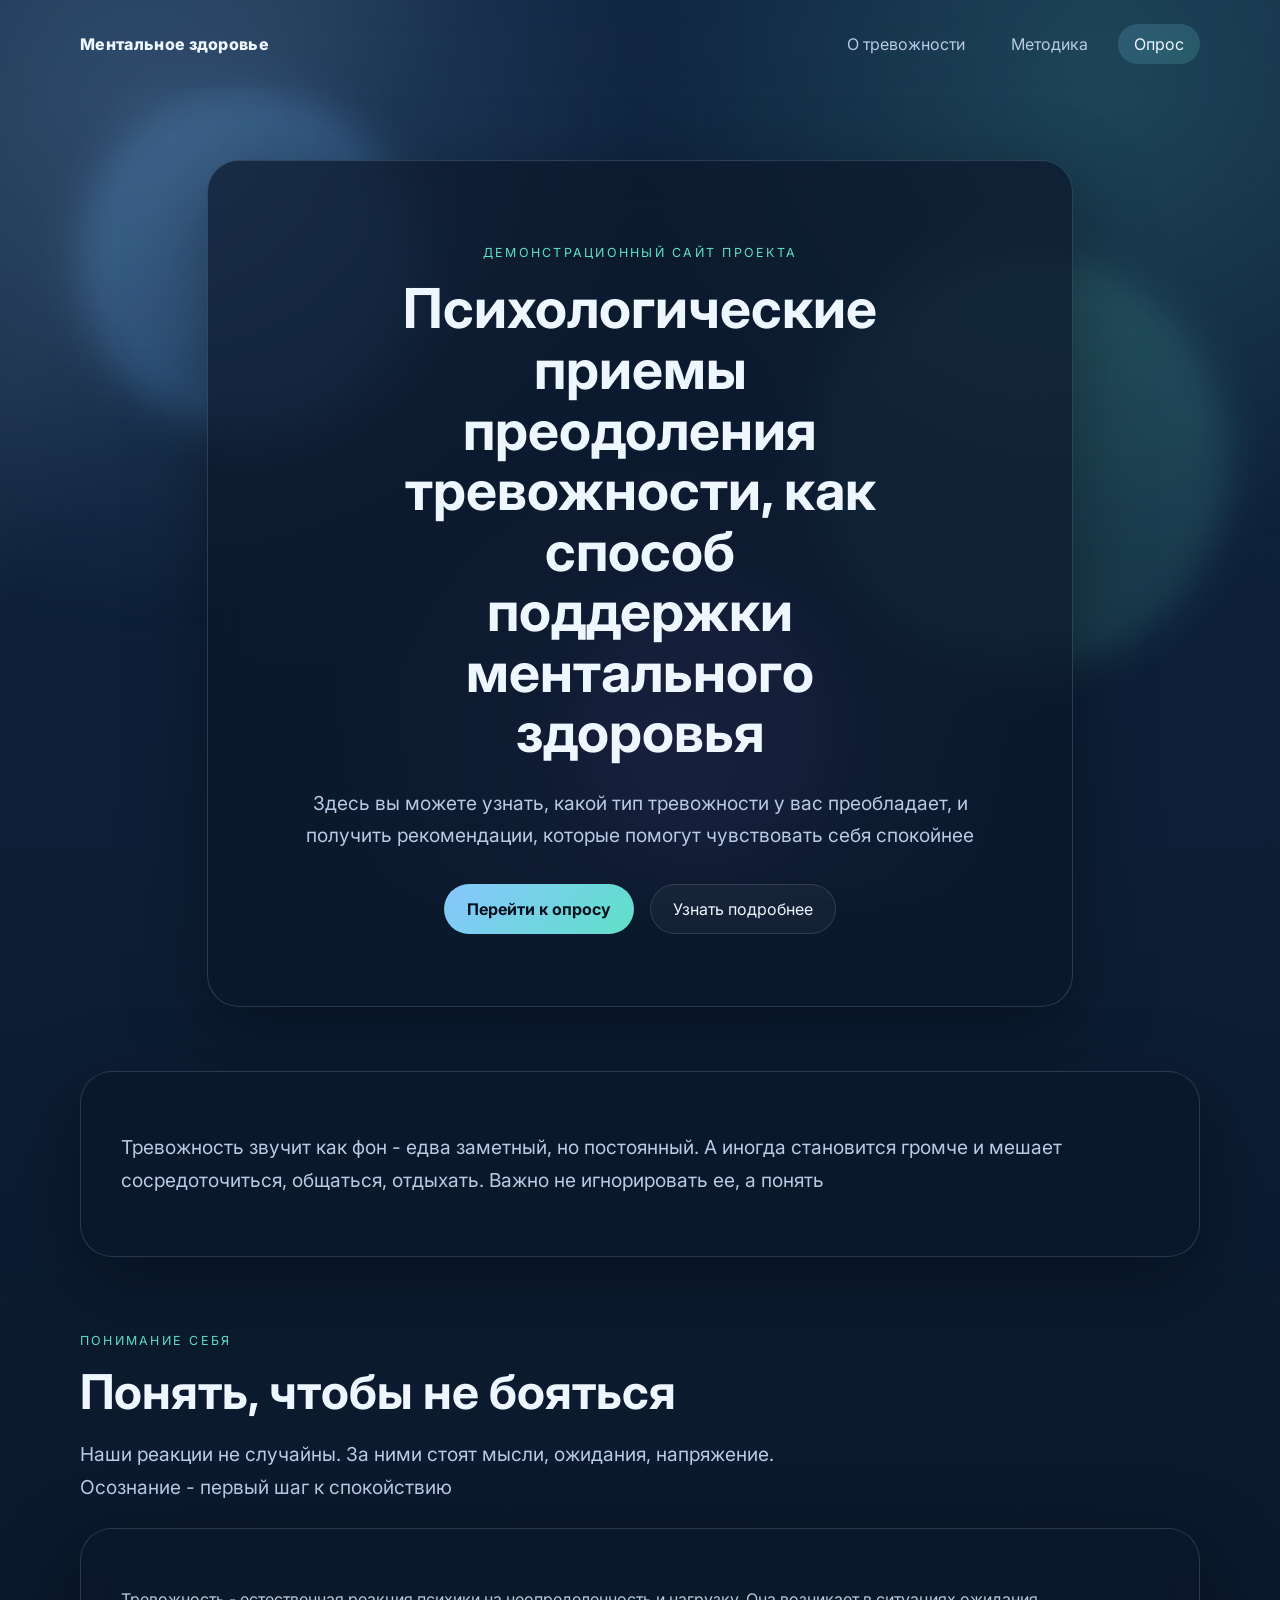
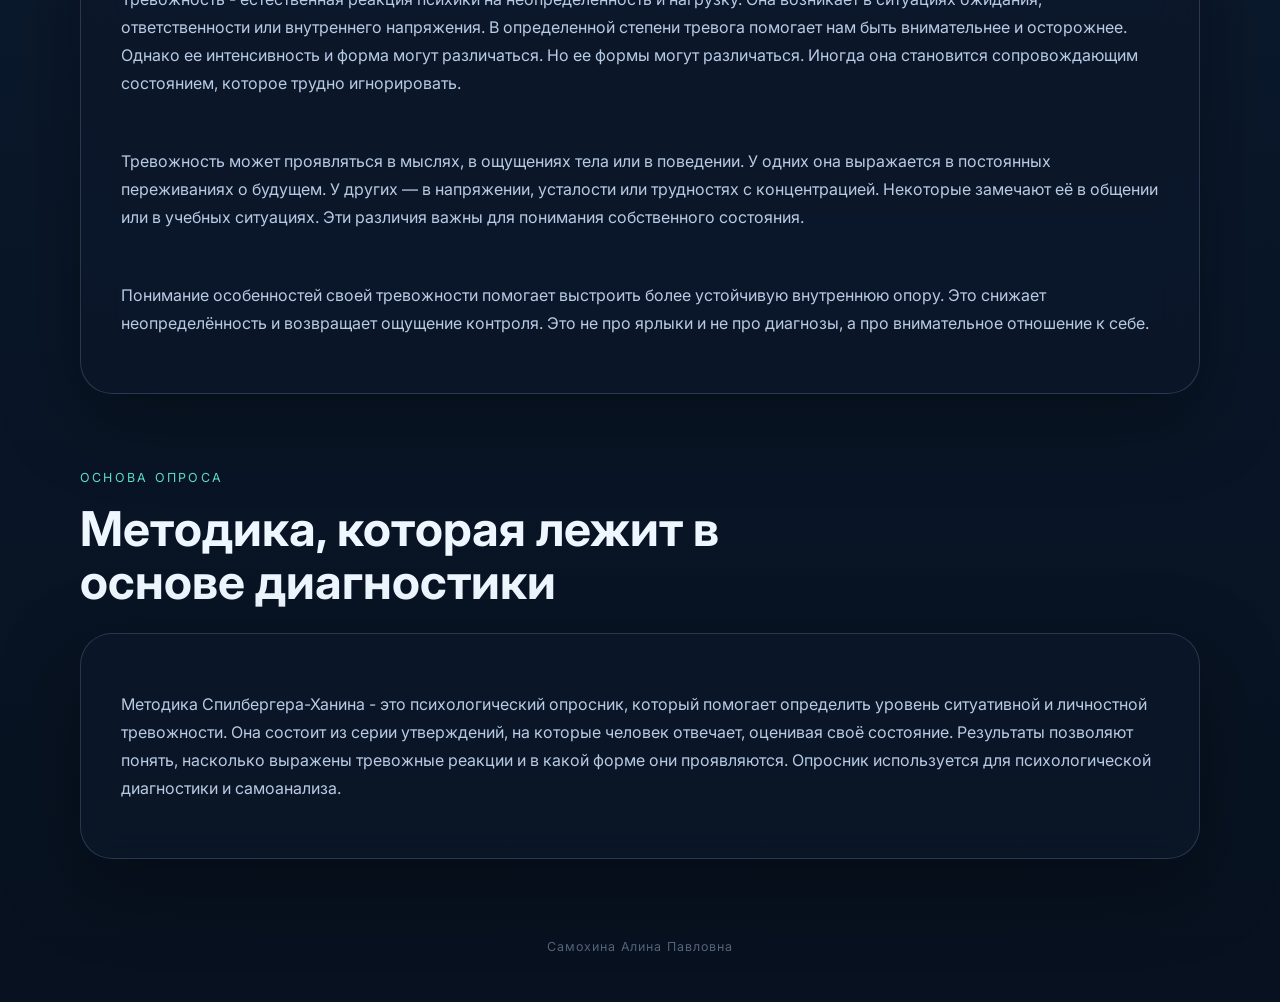
<file: index.html>
<!DOCTYPE html>
<html lang="ru">
  <head>
    <meta charset="UTF-8" />
    <meta name="viewport" content="width=device-width, initial-scale=1.0" />
    <title>Психологические приемы преодоления тревожности</title>
    <meta
      name="description"
      content="Сайт о психологических приемах преодоления тревожности и поддержке ментального здоровья."
    />
    <link rel="preconnect" href="https://fonts.googleapis.com" />
    <link rel="preconnect" href="https://fonts.gstatic.com" crossorigin />
    <link
      href="https://fonts.googleapis.com/css2?family=Inter:wght@400;500;600;700;800&display=swap"
      rel="stylesheet"
    />
    <link rel="stylesheet" href="styles.css" />
  </head>
  <body>
    <div class="background" aria-hidden="true">
      <span class="orb orb-1"></span>
      <span class="orb orb-2"></span>
      <span class="orb orb-3"></span>
      <span class="grid"></span>
    </div>

    <header class="site-header container">
      <a class="brand" href="index.html">Ментальное здоровье</a>
      <nav class="nav">
        <a href="#about">О тревожности</a>
        <a href="#method">Методика</a>
        <a class="nav-button" href="survey.html">Опрос</a>
      </nav>
    </header>

    <main>
      <section class="hero container reveal">
        <div class="hero-card glass-panel">
          <p class="eyebrow">Демонстрационный сайт проекта</p>
          <h1>
            Психологические приемы преодоления тревожности, как способ поддержки
            ментального здоровья
          </h1>
          <p class="hero-subtitle">
            Здесь вы можете узнать, какой тип тревожности у вас преобладает, и
            получить рекомендации, которые помогут чувствовать себя спокойнее
          </p>
          <div class="hero-actions">
            <a class="button primary" href="survey.html">Перейти к опросу</a>
            <a class="button secondary" href="#about">Узнать подробнее</a>
          </div>
        </div>
      </section>

      <section class="story container reveal">
        <div class="story-card glass-panel">
          <p class="lead-text">
            Тревожность звучит как фон - едва заметный, но постоянный. А иногда
            становится громче и мешает сосредоточиться, общаться, отдыхать. Важно
            не игнорировать ее, а понять
          </p>
        </div>
      </section>

      <section id="about" class="content-section container reveal">
        <div class="section-heading">
          <p class="eyebrow">Понимание себя</p>
          <h2>Понять, чтобы не бояться</h2>
          <p class="section-subtitle">
            Наши реакции не случайны. За ними стоят мысли, ожидания, напряжение.
            Осознание - первый шаг к спокойствию
          </p>
        </div>
        <div class="glass-panel text-block">
          <p>
            Тревожность - естественная реакция психики на неопределенность и
            нагрузку. Она возникает в ситуациях ожидания, ответственности или
            внутреннего напряжения. В определенной степени тревога помогает нам
            быть внимательнее и осторожнее. Однако ее интенсивность и форма могут
            различаться. Но ее формы могут различаться. Иногда она становится
            сопровождающим состоянием, которое трудно игнорировать.
          </p>
          <p>
            Тревожность может проявляться в мыслях, в ощущениях тела или в
            поведении. У одних она выражается в постоянных переживаниях о будущем.
            У других — в напряжении, усталости или трудностях с концентрацией.
            Некоторые замечают её в общении или в учебных ситуациях. Эти различия
            важны для понимания собственного состояния.
          </p>
          <p>
            Понимание особенностей своей тревожности помогает выстроить более
            устойчивую внутреннюю опору. Это снижает неопределённость и возвращает
            ощущение контроля. Это не про ярлыки и не про диагнозы, а про
            внимательное отношение к себе.
          </p>
        </div>
      </section>

      <section id="method" class="content-section container reveal">
        <div class="section-heading">
          <p class="eyebrow">Основа опроса</p>
          <h2>Методика, которая лежит в основе диагностики</h2>
        </div>
        <div class="glass-panel text-block">
          <p>
            Методика Спилбергера-Ханина - это психологический опросник, который
            помогает определить уровень ситуативной и личностной тревожности. Она
            состоит из серии утверждений, на которые человек отвечает, оценивая
            своё состояние. Результаты позволяют понять, насколько выражены
            тревожные реакции и в какой форме они проявляются. Опросник
            используется для психологической диагностики и самоанализа.
          </p>
        </div>
      </section>
    </main>


    <footer class="site-footer container">
      <p class="easter-egg">Самохина Алина Павловна</p>
    </footer>

    <script src="script.js"></script>
  </body>
</html>
</file>
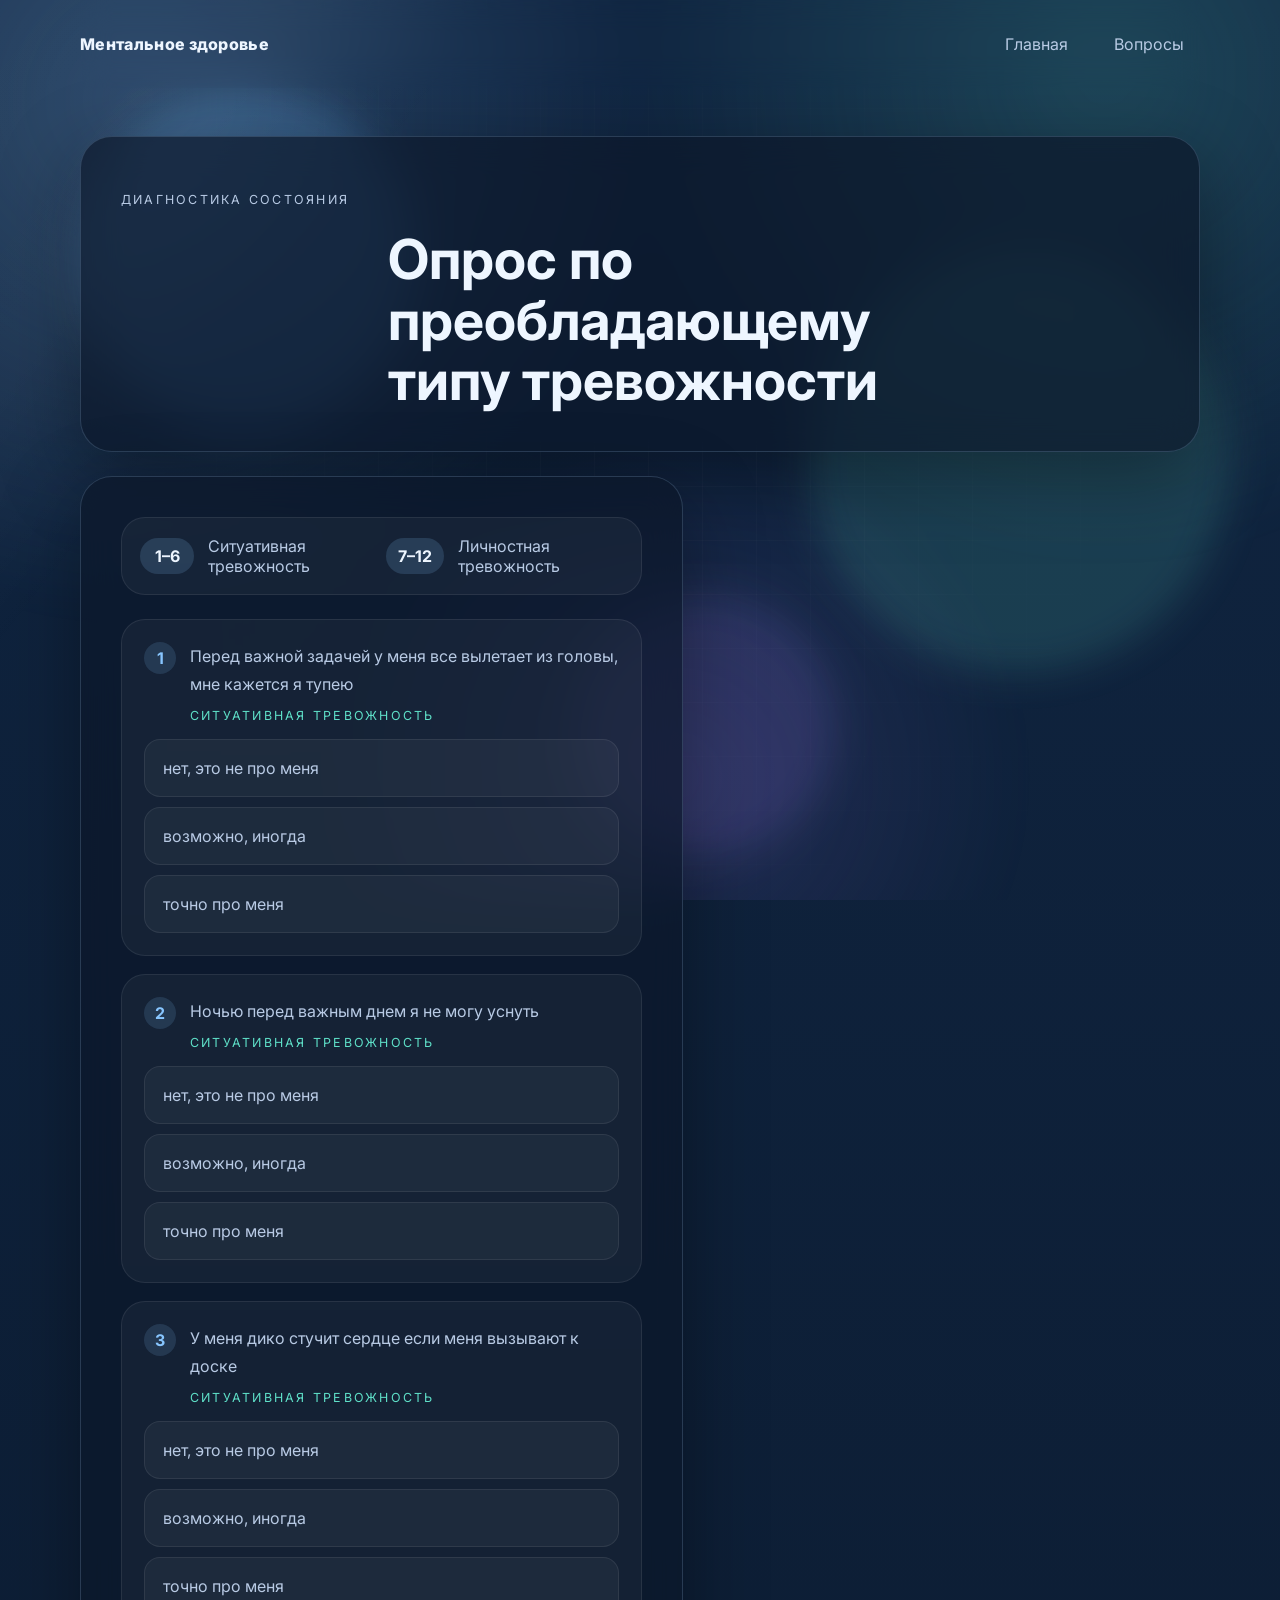
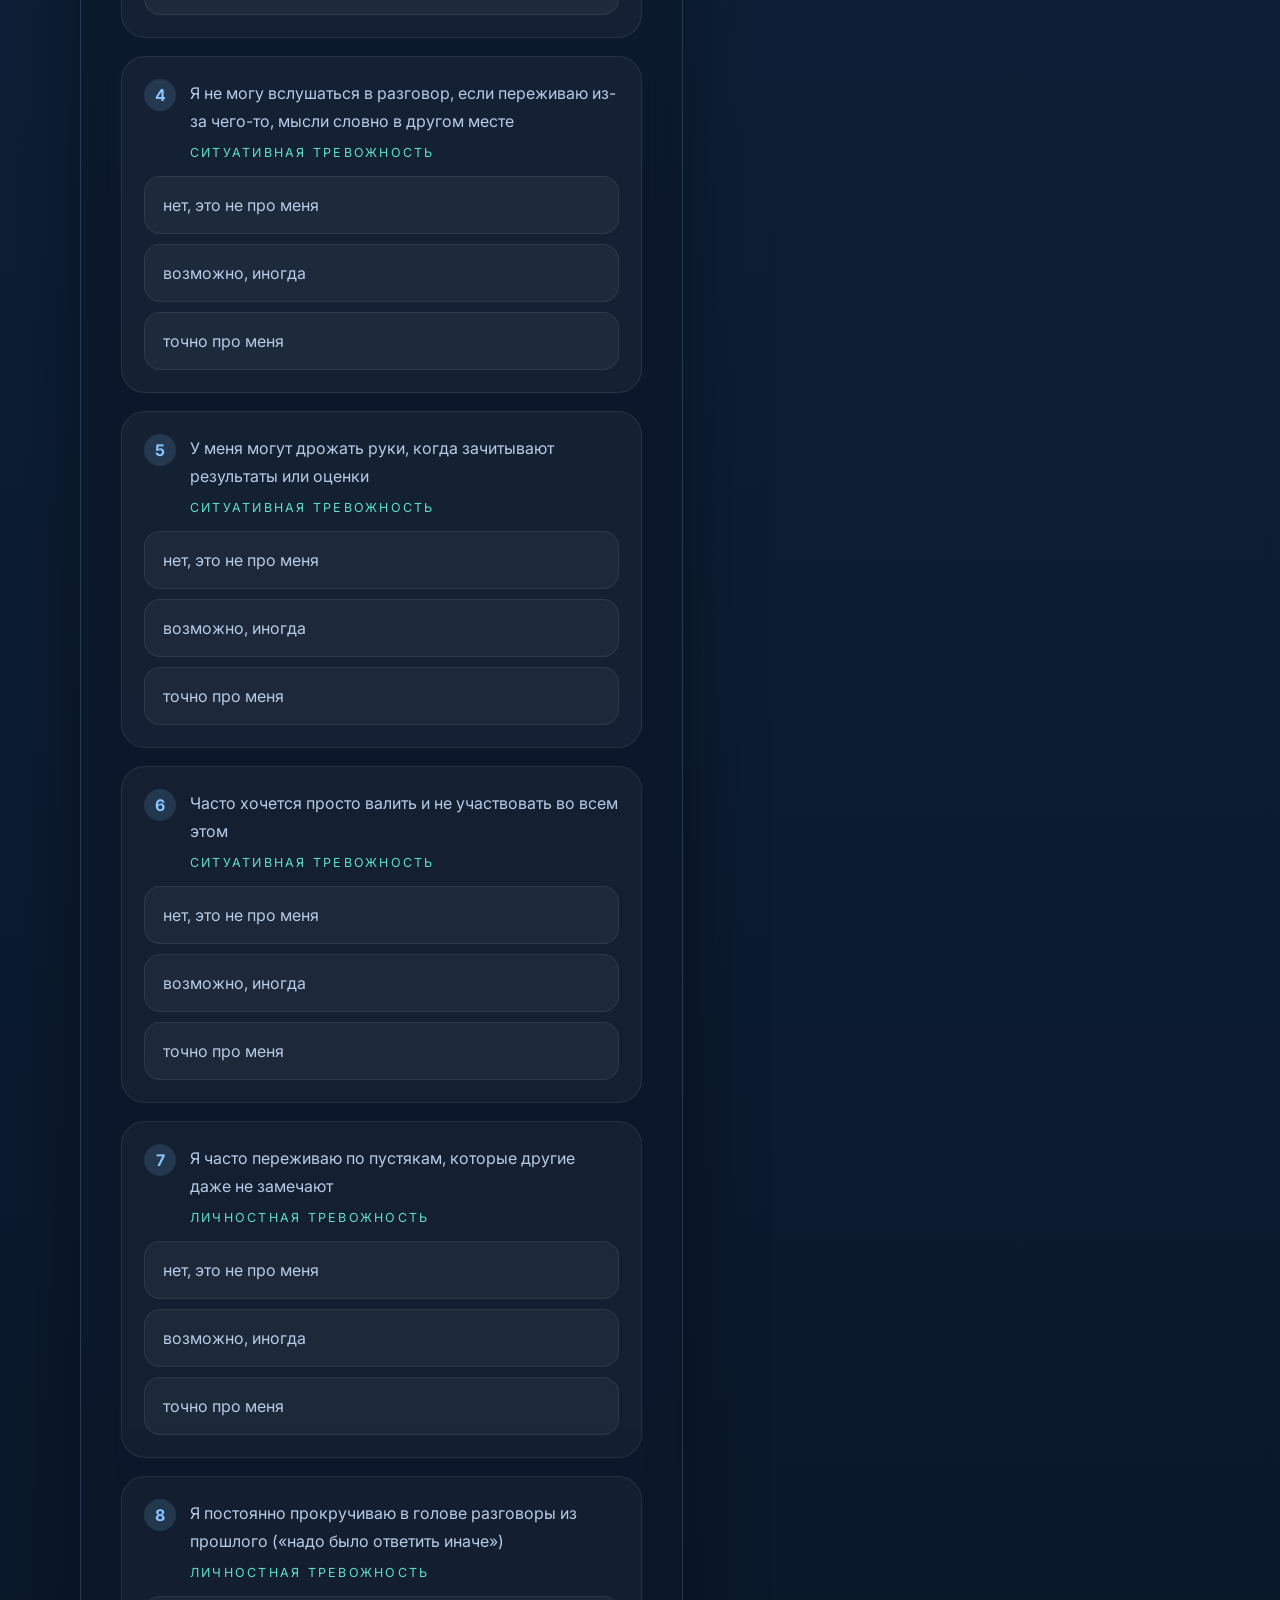
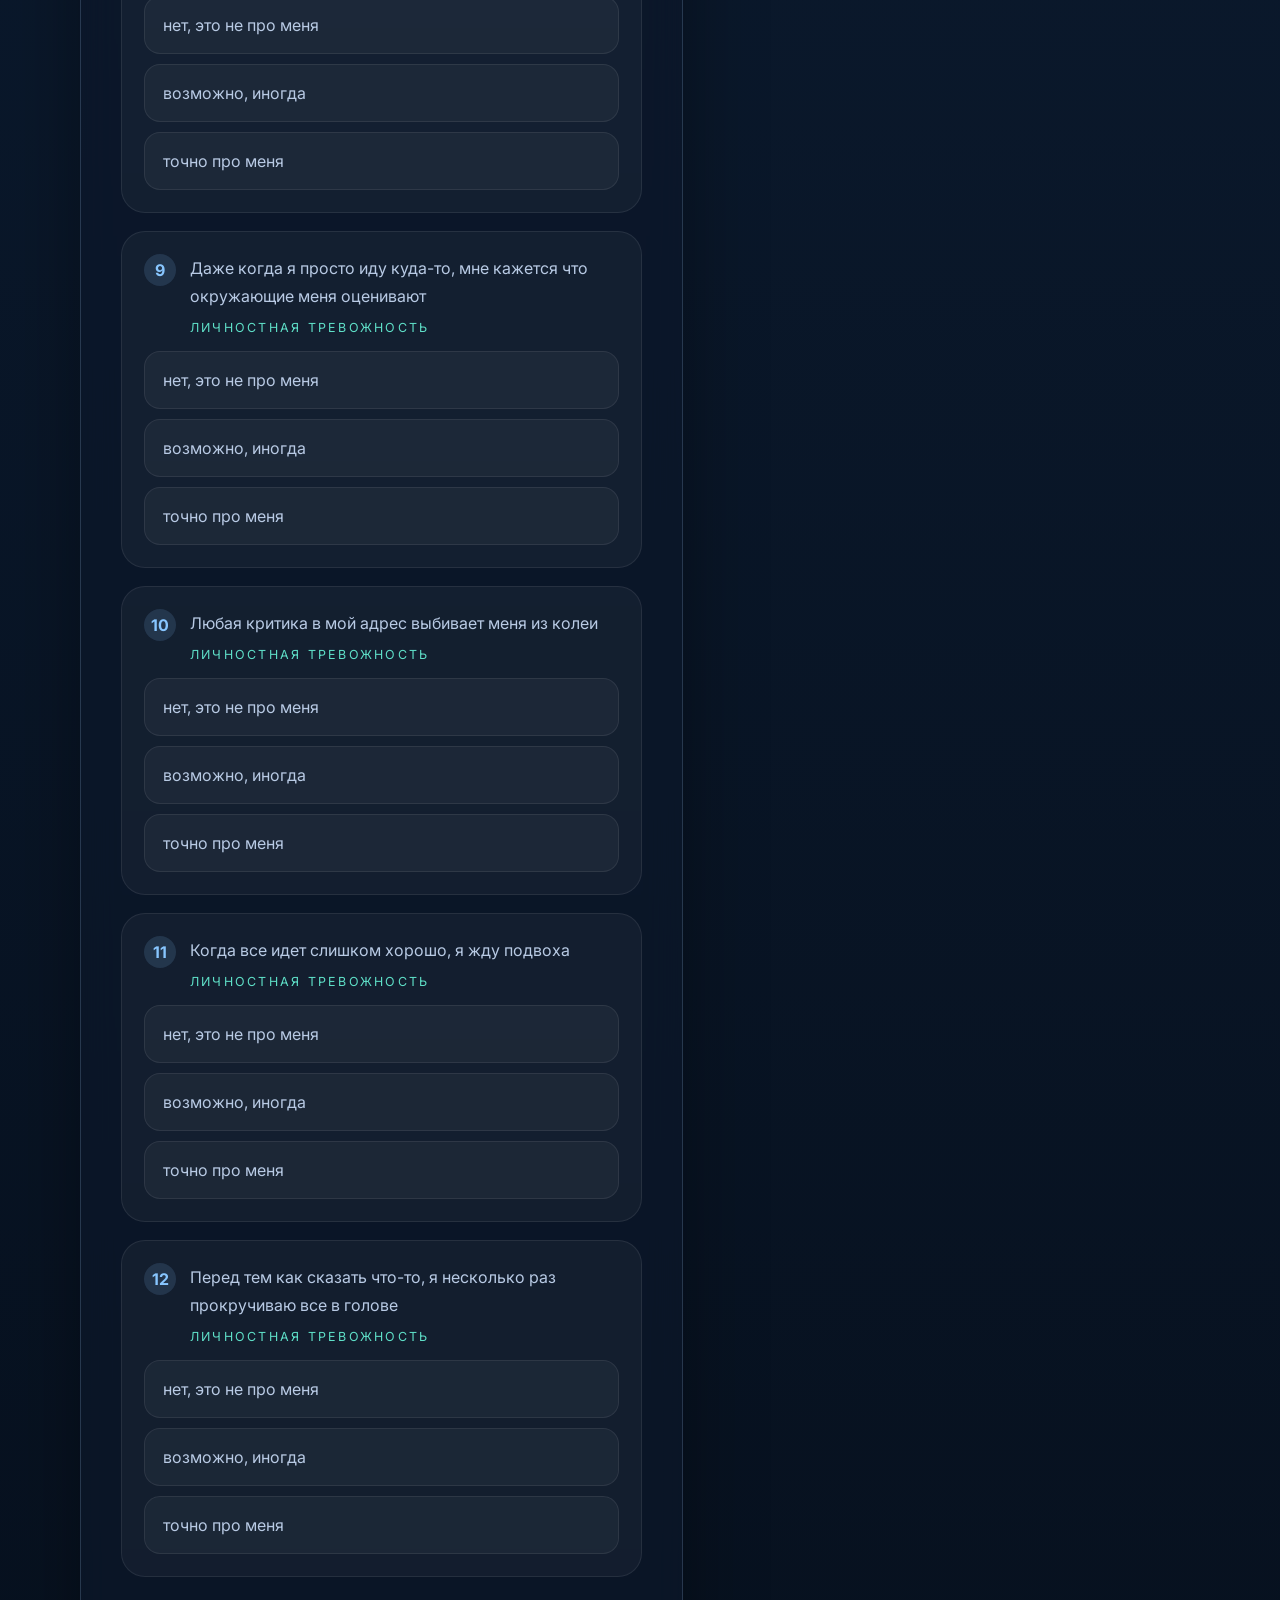
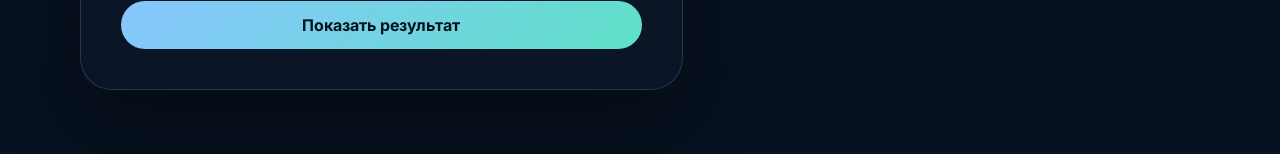
<file: survey.html>
<!DOCTYPE html>
<html lang="ru">
  <head>
    <meta charset="UTF-8" />
    <meta name="viewport" content="width=device-width, initial-scale=1.0" />
    <title>Опрос по тревожности</title>
    <meta
      name="description"
      content="Опрос для определения преобладающего типа тревожности."
    />
    <link rel="preconnect" href="https://fonts.googleapis.com" />
    <link rel="preconnect" href="https://fonts.gstatic.com" crossorigin />
    <link
      href="https://fonts.googleapis.com/css2?family=Inter:wght@400;500;600;700;800&display=swap"
      rel="stylesheet"
    />
    <link rel="stylesheet" href="styles.css" />
  </head>
  <body>
    <div class="background" aria-hidden="true">
      <span class="orb orb-1"></span>
      <span class="orb orb-2"></span>
      <span class="orb orb-3"></span>
      <span class="grid"></span>
    </div>

    <header class="site-header container">
      <a class="brand" href="index.html">Ментальное здоровье</a>
      <nav class="nav">
        <a href="index.html">Главная</a>
        <a href="#survey-form">Вопросы</a>
      </nav>
    </header>

    <main class="container survey-layout">
      <section class="survey-intro glass-panel reveal visible">
        <p class="eyebrow">Диагностика состояния</p>
        <h1>Опрос по преобладающему типу тревожности</h1>
      </section>

      <section class="survey-content reveal visible">
        <form id="survey-form" class="glass-panel survey-form">
          <div class="survey-hint">
            <div class="hint-badge">1–6</div>
            <p>Ситуативная тревожность</p>
            <div class="hint-badge">7–12</div>
            <p>Личностная тревожность</p>
          </div>

          <div id="questions" class="question-list">
            <article class="question-card">
              <div class="question-card-header">
                <span class="question-number">1</span>
                <div>
                  <div class="question-text">Перед важной задачей у меня все вылетает из головы, мне кажется я тупею</div>
                  <div class="question-meta eyebrow">Ситуативная тревожность</div>
                </div>
              </div>
              <div class="answer-group">
                <label class="answer-option"><input type="radio" name="q0" value="0" required /><span class="answer-label">нет, это не про меня</span></label>
                <label class="answer-option"><input type="radio" name="q0" value="1" required /><span class="answer-label">возможно, иногда</span></label>
                <label class="answer-option"><input type="radio" name="q0" value="2" required /><span class="answer-label">точно про меня</span></label>
              </div>
            </article>
            <article class="question-card">
              <div class="question-card-header">
                <span class="question-number">2</span>
                <div>
                  <div class="question-text">Ночью перед важным днем я не могу уснуть</div>
                  <div class="question-meta eyebrow">Ситуативная тревожность</div>
                </div>
              </div>
              <div class="answer-group">
                <label class="answer-option"><input type="radio" name="q1" value="0" required /><span class="answer-label">нет, это не про меня</span></label>
                <label class="answer-option"><input type="radio" name="q1" value="1" required /><span class="answer-label">возможно, иногда</span></label>
                <label class="answer-option"><input type="radio" name="q1" value="2" required /><span class="answer-label">точно про меня</span></label>
              </div>
            </article>
            <article class="question-card">
              <div class="question-card-header">
                <span class="question-number">3</span>
                <div>
                  <div class="question-text">У меня дико стучит сердце если меня вызывают к доске</div>
                  <div class="question-meta eyebrow">Ситуативная тревожность</div>
                </div>
              </div>
              <div class="answer-group">
                <label class="answer-option"><input type="radio" name="q2" value="0" required /><span class="answer-label">нет, это не про меня</span></label>
                <label class="answer-option"><input type="radio" name="q2" value="1" required /><span class="answer-label">возможно, иногда</span></label>
                <label class="answer-option"><input type="radio" name="q2" value="2" required /><span class="answer-label">точно про меня</span></label>
              </div>
            </article>
            <article class="question-card">
              <div class="question-card-header">
                <span class="question-number">4</span>
                <div>
                  <div class="question-text">Я не могу вслушаться в разговор, если переживаю из-за чего-то, мысли словно в другом месте</div>
                  <div class="question-meta eyebrow">Ситуативная тревожность</div>
                </div>
              </div>
              <div class="answer-group">
                <label class="answer-option"><input type="radio" name="q3" value="0" required /><span class="answer-label">нет, это не про меня</span></label>
                <label class="answer-option"><input type="radio" name="q3" value="1" required /><span class="answer-label">возможно, иногда</span></label>
                <label class="answer-option"><input type="radio" name="q3" value="2" required /><span class="answer-label">точно про меня</span></label>
              </div>
            </article>
            <article class="question-card">
              <div class="question-card-header">
                <span class="question-number">5</span>
                <div>
                  <div class="question-text">У меня могут дрожать руки, когда зачитывают результаты или оценки</div>
                  <div class="question-meta eyebrow">Ситуативная тревожность</div>
                </div>
              </div>
              <div class="answer-group">
                <label class="answer-option"><input type="radio" name="q4" value="0" required /><span class="answer-label">нет, это не про меня</span></label>
                <label class="answer-option"><input type="radio" name="q4" value="1" required /><span class="answer-label">возможно, иногда</span></label>
                <label class="answer-option"><input type="radio" name="q4" value="2" required /><span class="answer-label">точно про меня</span></label>
              </div>
            </article>
            <article class="question-card">
              <div class="question-card-header">
                <span class="question-number">6</span>
                <div>
                  <div class="question-text">Часто хочется просто валить и не участвовать во всем этом</div>
                  <div class="question-meta eyebrow">Ситуативная тревожность</div>
                </div>
              </div>
              <div class="answer-group">
                <label class="answer-option"><input type="radio" name="q5" value="0" required /><span class="answer-label">нет, это не про меня</span></label>
                <label class="answer-option"><input type="radio" name="q5" value="1" required /><span class="answer-label">возможно, иногда</span></label>
                <label class="answer-option"><input type="radio" name="q5" value="2" required /><span class="answer-label">точно про меня</span></label>
              </div>
            </article>
            <article class="question-card">
              <div class="question-card-header">
                <span class="question-number">7</span>
                <div>
                  <div class="question-text">Я часто переживаю по пустякам, которые другие даже не замечают</div>
                  <div class="question-meta eyebrow">Личностная тревожность</div>
                </div>
              </div>
              <div class="answer-group">
                <label class="answer-option"><input type="radio" name="q6" value="0" required /><span class="answer-label">нет, это не про меня</span></label>
                <label class="answer-option"><input type="radio" name="q6" value="1" required /><span class="answer-label">возможно, иногда</span></label>
                <label class="answer-option"><input type="radio" name="q6" value="2" required /><span class="answer-label">точно про меня</span></label>
              </div>
            </article>
            <article class="question-card">
              <div class="question-card-header">
                <span class="question-number">8</span>
                <div>
                  <div class="question-text">Я постоянно прокручиваю в голове разговоры из прошлого («надо было ответить иначе»)</div>
                  <div class="question-meta eyebrow">Личностная тревожность</div>
                </div>
              </div>
              <div class="answer-group">
                <label class="answer-option"><input type="radio" name="q7" value="0" required /><span class="answer-label">нет, это не про меня</span></label>
                <label class="answer-option"><input type="radio" name="q7" value="1" required /><span class="answer-label">возможно, иногда</span></label>
                <label class="answer-option"><input type="radio" name="q7" value="2" required /><span class="answer-label">точно про меня</span></label>
              </div>
            </article>
            <article class="question-card">
              <div class="question-card-header">
                <span class="question-number">9</span>
                <div>
                  <div class="question-text">Даже когда я просто иду куда-то, мне кажется что окружающие меня оценивают</div>
                  <div class="question-meta eyebrow">Личностная тревожность</div>
                </div>
              </div>
              <div class="answer-group">
                <label class="answer-option"><input type="radio" name="q8" value="0" required /><span class="answer-label">нет, это не про меня</span></label>
                <label class="answer-option"><input type="radio" name="q8" value="1" required /><span class="answer-label">возможно, иногда</span></label>
                <label class="answer-option"><input type="radio" name="q8" value="2" required /><span class="answer-label">точно про меня</span></label>
              </div>
            </article>
            <article class="question-card">
              <div class="question-card-header">
                <span class="question-number">10</span>
                <div>
                  <div class="question-text">Любая критика в мой адрес выбивает меня из колеи</div>
                  <div class="question-meta eyebrow">Личностная тревожность</div>
                </div>
              </div>
              <div class="answer-group">
                <label class="answer-option"><input type="radio" name="q9" value="0" required /><span class="answer-label">нет, это не про меня</span></label>
                <label class="answer-option"><input type="radio" name="q9" value="1" required /><span class="answer-label">возможно, иногда</span></label>
                <label class="answer-option"><input type="radio" name="q9" value="2" required /><span class="answer-label">точно про меня</span></label>
              </div>
            </article>
            <article class="question-card">
              <div class="question-card-header">
                <span class="question-number">11</span>
                <div>
                  <div class="question-text">Когда все идет слишком хорошо, я жду подвоха</div>
                  <div class="question-meta eyebrow">Личностная тревожность</div>
                </div>
              </div>
              <div class="answer-group">
                <label class="answer-option"><input type="radio" name="q10" value="0" required /><span class="answer-label">нет, это не про меня</span></label>
                <label class="answer-option"><input type="radio" name="q10" value="1" required /><span class="answer-label">возможно, иногда</span></label>
                <label class="answer-option"><input type="radio" name="q10" value="2" required /><span class="answer-label">точно про меня</span></label>
              </div>
            </article>
            <article class="question-card">
              <div class="question-card-header">
                <span class="question-number">12</span>
                <div>
                  <div class="question-text">Перед тем как сказать что-то, я несколько раз прокручиваю все в голове</div>
                  <div class="question-meta eyebrow">Личностная тревожность</div>
                </div>
              </div>
              <div class="answer-group">
                <label class="answer-option"><input type="radio" name="q11" value="0" required /><span class="answer-label">нет, это не про меня</span></label>
                <label class="answer-option"><input type="radio" name="q11" value="1" required /><span class="answer-label">возможно, иногда</span></label>
                <label class="answer-option"><input type="radio" name="q11" value="2" required /><span class="answer-label">точно про меня</span></label>
              </div>
            </article>
          </div>

          <button type="submit" class="button primary large-button">
            Показать результат
          </button>
        </form>

        <section id="results" class="glass-panel results hidden" aria-live="polite">
          <div class="results-header">
            <p class="eyebrow">Результаты</p>
            <h2>Ваш профиль тревожности</h2>
          </div>
          <div class="score-grid">
            <article>
              <span>Ситуативная тревожность</span>
              <strong id="state-score">0</strong>
            </article>
            <article>
              <span>Личностная тревожность</span>
              <strong id="trait-score">0</strong>
            </article>
          </div>
          <div id="result-summary" class="result-summary"></div>
          <div id="recommendations" class="recommendations"></div>
        </section>
      </section>
    </main>

    <script src="script.js"></script>
  </body>
</html>
</file>
<file: styles.css>
:root {
  --bg: #07111f;
  --bg-soft: rgba(12, 26, 45, 0.72);
  --panel: rgba(12, 24, 42, 0.7);
  --panel-border: rgba(173, 216, 255, 0.18);
  --text: #eef6ff;
  --muted: #b8cae4;
  --accent: #88c6ff;
  --accent-strong: #5fe0c8;
  --shadow: 0 24px 80px rgba(0, 0, 0, 0.35);
  --radius-xl: 32px;
  --radius-lg: 24px;
  --radius-md: 18px;
  --container: min(1120px, calc(100% - 32px));
}

* {
  box-sizing: border-box;
}

html {
  scroll-behavior: smooth;
}

body {
  margin: 0;
  position: relative;
  isolation: isolate;
  font-family: 'Inter', system-ui, sans-serif;
  color: var(--text);
  background: linear-gradient(180deg, #102541 0%, #07111f 62%, #050b14 100%);
  background-size: 160% 160%;
  animation: backgroundShift 18s ease-in-out infinite;
  min-height: 100vh;
  overflow-x: hidden;
}

a {
  color: inherit;
  text-decoration: none;
}

button,
input,
textarea,
select {
  font: inherit;
}

.container {
  width: var(--container);
  margin: 0 auto;
}

.background {
  position: fixed;
  inset: 0;
  overflow: hidden;
  pointer-events: none;
  z-index: -1;
}

.background::before,
.background::after {
  content: '';
  position: absolute;
  inset: -15%;
  pointer-events: none;
}

.background::before {
  background: radial-gradient(circle at 20% 20%, rgba(136, 198, 255, 0.22), transparent 32%),
    radial-gradient(circle at 78% 18%, rgba(95, 224, 200, 0.18), transparent 30%),
    radial-gradient(circle at 52% 78%, rgba(161, 120, 255, 0.14), transparent 28%);
  filter: blur(18px);
  animation: auroraFlow 20s ease-in-out infinite alternate;
}

.background::after {
  background: linear-gradient(120deg, transparent 0%, rgba(255, 255, 255, 0.06) 46%, transparent 54%);
  transform: translateX(-35%) rotate(8deg);
  animation: lightSweep 16s ease-in-out infinite;
  opacity: 0.55;
}

.background::before,
.background::after {
  content: '';
  position: absolute;
  inset: -15%;
  pointer-events: none;
}

.background::before {
  background: radial-gradient(circle at 20% 20%, rgba(136, 198, 255, 0.22), transparent 32%),
    radial-gradient(circle at 78% 18%, rgba(95, 224, 200, 0.18), transparent 30%),
    radial-gradient(circle at 52% 78%, rgba(161, 120, 255, 0.14), transparent 28%);
  filter: blur(18px);
  animation: auroraFlow 20s ease-in-out infinite alternate;
}

.background::after {
  background: linear-gradient(120deg, transparent 0%, rgba(255, 255, 255, 0.06) 46%, transparent 54%);
  transform: translateX(-35%) rotate(8deg);
  animation: lightSweep 16s ease-in-out infinite;
  opacity: 0.55;
}

.orb {
  position: absolute;
  border-radius: 50%;
  filter: blur(18px);
  opacity: 0.7;
  mix-blend-mode: screen;
  will-change: transform;
  animation: float 15s ease-in-out infinite;
}

.orb-1 {
  width: 340px;
  height: 340px;
  background: rgba(93, 174, 255, 0.3);
  top: 10%;
  left: 6%;
}

.orb-2 {
  width: 420px;
  height: 420px;
  background: rgba(95, 224, 200, 0.2);
  right: 4%;
  top: 28%;
  animation-delay: -5s;
}

.orb-3 {
  width: 260px;
  height: 260px;
  background: rgba(161, 120, 255, 0.18);
  left: 45%;
  bottom: 5%;
  animation-delay: -9s;
}

.grid {
  position: absolute;
  inset: 0;
  background-image: linear-gradient(rgba(255, 255, 255, 0.05) 1px, transparent 1px),
    linear-gradient(90deg, rgba(255, 255, 255, 0.05) 1px, transparent 1px);
  background-size: 54px 54px;
  mask-image: radial-gradient(circle at center, black, transparent 80%);
  opacity: 0.55;
  animation: drift 20s linear infinite;
}

.site-header {
  display: flex;
  align-items: center;
  justify-content: space-between;
  padding: 24px 0;
  position: sticky;
  top: 0;
  z-index: 10;
  backdrop-filter: blur(14px);
}

.brand {
  font-weight: 800;
  letter-spacing: 0.02em;
}

.nav {
  display: flex;
  align-items: center;
  gap: 14px;
  flex-wrap: wrap;
}

.nav a {
  padding: 10px 16px;
  border-radius: 999px;
  color: var(--muted);
  transition: 0.25s ease;
}

.nav a:hover,
.nav a:focus-visible {
  color: var(--text);
  background: rgba(255, 255, 255, 0.08);
}

.nav-button {
  background: linear-gradient(135deg, rgba(136, 198, 255, 0.18), rgba(95, 224, 200, 0.18));
  color: var(--text) !important;
}

.hero,
.story,
.content-section,
.site-footer,
.survey-layout {
  padding-bottom: 64px;
}

.hero {
  padding-top: 72px;
  min-height: calc(100vh - 96px);
  display: grid;
  place-items: center;
}

.glass-panel {
  background: var(--panel);
  border: 1px solid var(--panel-border);
  box-shadow: var(--shadow);
  backdrop-filter: blur(18px);
}

.hero-card,
.story-card,
.text-block,
.survey-intro,
.survey-form,
.results {
  border-radius: var(--radius-xl);
}

.hero-card {
  padding: clamp(32px, 6vw, 72px);
  text-align: center;
}

.eyebrow {
  text-transform: uppercase;
  letter-spacing: 0.18em;
  font-size: 0.78rem;
  color: var(--accent-strong);
  margin-bottom: 18px;
}

h1,
h2 {
  margin: 0;
  line-height: 1.1;
}

h1 {
  font-size: clamp(2.1rem, 4.3vw, 4.1rem);
  max-width: 14ch;
  margin-inline: auto;
}

h2 {
  font-size: clamp(1.8rem, 4vw, 3rem);
}

.hero-subtitle,
.section-subtitle,
.lead-text,
.text-block p,
.survey-intro p,
.result-summary,
.recommendation-card p,
.question-text,
.answer-label {
  color: var(--muted);
}

.hero-subtitle,
.section-subtitle,
.lead-text {
  font-size: clamp(1rem, 2vw, 1.2rem);
  line-height: 1.7;
}

.hero-subtitle {
  max-width: 720px;
  margin: 24px auto 0;
}

.hero-actions,
.results-header {
  margin-top: 32px;
}

.hero-actions {
  display: flex;
  justify-content: center;
  gap: 16px;
  flex-wrap: wrap;
}

.button {
  display: inline-flex;
  align-items: center;
  justify-content: center;
  padding: 14px 22px;
  border-radius: 999px;
  border: 1px solid transparent;
  transition: transform 0.25s ease, box-shadow 0.25s ease, background 0.25s ease;
}

.button:hover,
.button:focus-visible {
  transform: translateY(-2px);
  box-shadow: 0 16px 36px rgba(0, 0, 0, 0.25);
}

.primary {
  background: linear-gradient(135deg, var(--accent), var(--accent-strong));
  color: #04101d;
  font-weight: 700;
}

.secondary {
  border-color: rgba(255, 255, 255, 0.12);
  background: rgba(255, 255, 255, 0.04);
}

.story-card,
.text-block,
.survey-intro,
.survey-form,
.results {
  padding: clamp(24px, 4vw, 40px);
}

.story-card {
  display: grid;
  gap: 24px;
  justify-items: start;
}

.section-heading {
  max-width: 720px;
  margin-bottom: 24px;
}

.text-block {
  display: grid;
  gap: 18px;
}

.text-block p,
.survey-intro p,
.result-summary,
.recommendation-card p,
.answer-label,
.question-text {
  line-height: 1.75;
}

.survey-layout {
  padding-top: 48px;
}

.survey-intro {
  margin-bottom: 24px;
}

.survey-content {
  display: grid;
  grid-template-columns: minmax(0, 1.1fr) minmax(320px, 0.9fr);
  gap: 24px;
  align-items: start;
}

.survey-hint {
  display: grid;
  grid-template-columns: repeat(2, auto 1fr);
  gap: 12px 14px;
  align-items: center;
  padding: 18px;
  margin-bottom: 24px;
  border-radius: var(--radius-lg);
  background: rgba(255, 255, 255, 0.04);
  border: 1px solid rgba(255, 255, 255, 0.08);
}

.survey-hint p {
  margin: 0;
  color: var(--muted);
}

.hint-badge {
  display: inline-flex;
  align-items: center;
  justify-content: center;
  min-width: 54px;
  padding: 8px 12px;
  border-radius: 999px;
  background: rgba(136, 198, 255, 0.16);
  color: var(--text);
  font-weight: 700;
}

.question-list {
  display: grid;
  gap: 18px;
}

.question-card {
  padding: 22px;
  border-radius: var(--radius-lg);
  background: rgba(255, 255, 255, 0.04);
  border: 1px solid rgba(255, 255, 255, 0.08);
}

.question-card-header {
  display: grid;
  grid-template-columns: auto 1fr;
  gap: 14px;
  align-items: start;
}

.question-number {
  display: inline-flex;
  width: 32px;
  height: 32px;
  flex-shrink: 0;
  align-items: center;
  justify-content: center;
  border-radius: 50%;
  background: rgba(136, 198, 255, 0.14);
  color: var(--accent);
  font-weight: 700;
}

.question-meta {
  margin-top: 10px;
  margin-bottom: 0;
}

.answer-group {
  display: grid;
  gap: 10px;
  margin-top: 16px;
}

.answer-option {
  position: relative;
}

.answer-option input {
  position: absolute;
  opacity: 0;
  pointer-events: none;
}

.answer-label {
  display: block;
  padding: 14px 18px;
  border-radius: 16px;
  background: rgba(255, 255, 255, 0.04);
  border: 1px solid rgba(255, 255, 255, 0.08);
  transition: 0.2s ease;
  cursor: pointer;
}

.answer-option input:checked + .answer-label {
  background: rgba(136, 198, 255, 0.16);
  border-color: rgba(136, 198, 255, 0.48);
  color: var(--text);
}

.large-button {
  width: 100%;
  margin-top: 24px;
  border: none;
  cursor: pointer;
}

.hidden {
  display: none;
}

.score-grid {
  display: grid;
  grid-template-columns: repeat(2, minmax(0, 1fr));
  gap: 16px;
  margin: 24px 0;
}

.score-grid article,
.recommendation-card {
  border-radius: var(--radius-lg);
  padding: 20px;
  background: rgba(255, 255, 255, 0.05);
  border: 1px solid rgba(255, 255, 255, 0.08);
}

.score-grid span {
  display: block;
  color: var(--muted);
  margin-bottom: 10px;
}

.score-grid strong {
  font-size: clamp(2rem, 4vw, 3rem);
}

.recommendations {
  display: grid;
  gap: 16px;
  margin-top: 28px;
}

.recommendation-card h3 {
  margin-top: 0;
  margin-bottom: 10px;
}

.noscript-note {
  margin-top: 20px;
  color: #ffd9d9;
}

.site-footer {
  padding-top: 16px;
  padding-bottom: 48px;
  color: var(--muted);
}


.easter-egg {
  margin: 0;
  text-align: center;
  font-size: 0.78rem;
  letter-spacing: 0.08em;
  color: rgba(184, 202, 228, 0.45);
}

.reveal {
  opacity: 1;
  transform: none;
}

.reveal.visible {
  opacity: 1;
  transform: none;
}

@keyframes float {
  0%,
  100% {
    transform: translate3d(0, 0, 0) scale(1);
  }
  50% {
    transform: translate3d(0, -28px, 0) scale(1.08);
  }
}

@keyframes drift {
  from {
    transform: translateY(0);
  }
  to {
    transform: translateY(54px);
  }
}

@keyframes auroraFlow {
  0% {
    transform: translate3d(-2%, -1%, 0) scale(1);
  }
  50% {
    transform: translate3d(3%, 2%, 0) scale(1.08);
  }
  100% {
    transform: translate3d(-1%, 4%, 0) scale(1.03);
  }
}

@keyframes lightSweep {
  0% {
    transform: translateX(-45%) rotate(8deg);
  }
  50% {
    transform: translateX(0%) rotate(8deg);
  }
  100% {
    transform: translateX(42%) rotate(8deg);
  }
}

@keyframes backgroundShift {
  0% {
    background-position: 0% 50%;
  }
  50% {
    background-position: 100% 50%;
  }
  100% {
    background-position: 0% 50%;
  }
}

@media (max-width: 920px) {
  .site-header {
    flex-direction: column;
    gap: 14px;
    padding: 18px 0;
  }

  .nav {
    justify-content: center;
  }

  .hero {
    padding-top: 40px;
  }

  .hero-card {
    padding: clamp(28px, 5vw, 44px);
  }

  .survey-content {
    grid-template-columns: 1fr;
  }

  .results {
    order: -1;
  }
}

@media (max-width: 640px) {
  :root {
    --container: min(100% - 20px, 1120px);
    --radius-xl: 24px;
    --radius-lg: 20px;
  }

  body {
    background-size: 200% 200%;
  }

  .orb-1 {
    width: 240px;
    height: 240px;
    left: -6%;
    top: 8%;
  }

  .orb-2 {
    width: 280px;
    height: 280px;
    right: -8%;
    top: 34%;
  }

  .orb-3 {
    width: 200px;
    height: 200px;
    left: 35%;
    bottom: 10%;
  }

  .hero {
    padding-top: 28px;
    min-height: auto;
  }

  h1 {
    max-width: none;
    font-size: clamp(1.9rem, 8vw, 2.6rem);
  }

  h2 {
    font-size: clamp(1.55rem, 6vw, 2rem);
  }

  .hero-subtitle,
  .section-subtitle,
  .lead-text {
    font-size: 0.98rem;
    line-height: 1.65;
  }

  .hero-card,
  .story-card,
  .text-block,
  .survey-form,
  .results,
  .survey-intro {
    padding: 20px;
  }

  .story,
  .content-section,
  .survey-layout,
  .site-footer {
    padding-bottom: 40px;
  }

  .survey-layout {
    padding-top: 24px;
  }

  .survey-hint {
    grid-template-columns: 1fr;
    gap: 10px;
    padding: 16px;
  }

  .question-card {
    padding: 16px;
  }

  .question-card-header {
    grid-template-columns: 1fr;
    gap: 12px;
  }

  .question-text {
    font-size: 0.98rem;
  }

  .answer-group {
    gap: 8px;
  }

  .answer-label {
    padding: 12px 14px;
    line-height: 1.55;
  }

  .survey-layout {
    padding-top: 24px;
    padding-bottom: 40px;
  }

  .survey-form,
  .results,
  .survey-intro,
  .question-card {
    padding: 18px;
  }

  .survey-hint {
    grid-template-columns: 1fr;
    gap: 10px;
  }

  .question-card-header {
    grid-template-columns: 1fr;
  }

  .answer-label {
    padding: 12px 14px;
  }

  .score-grid {
    grid-template-columns: 1fr;
  }

  .results-header {
    margin-top: 12px;
  }

  .nav {
    justify-content: center;
    width: 100%;
    gap: 10px;
  }

  .nav a,
  .button {
    width: 100%;
    min-height: 48px;
  }

  .hero-actions {
    width: 100%;
    flex-direction: column;
    gap: 12px;
  }
}

@media (max-width: 420px) {
  body {
    font-size: 15px;
  }

  :root {
    --container: min(100% - 16px, 1120px);
  }

  .site-header {
    padding: 16px 0;
  }

  .nav {
    gap: 8px;
  }

  .nav a {
    padding: 12px 14px;
  }

  .eyebrow {
    letter-spacing: 0.14em;
    font-size: 0.72rem;
    margin-bottom: 14px;
  }

  h2 {
    font-size: 1.5rem;
  }

  .hero-card,
  .story-card,
  .text-block,
  .survey-form,
  .results,
  .survey-intro,
  .question-card {
    padding: 16px;
  }

  .question-number {
    width: 30px;
    height: 30px;
  }

  .question-text,
  .result-summary,
  .recommendation-card p {
    line-height: 1.6;
  }

  .score-grid article,
  .recommendation-card {
    padding: 16px;
  }
}

@media (prefers-reduced-motion: reduce) {
  body,
  .orb,
  .grid,
  .background::before,
  .background::after {
    animation: none !important;
  }
}

@media (max-width: 420px) {
  body {
    font-size: 15px;
  }

  .site-header {
    padding: 18px 0;
  }

  h2 {
    font-size: 1.6rem;
  }

  .question-text,
  .result-summary,
  .recommendation-card p {
    line-height: 1.6;
  }
}

@media (prefers-reduced-motion: reduce) {
  body,
  .orb,
  .grid,
  .background::before,
  .background::after {
    animation: none !important;
  }
}
</file>
